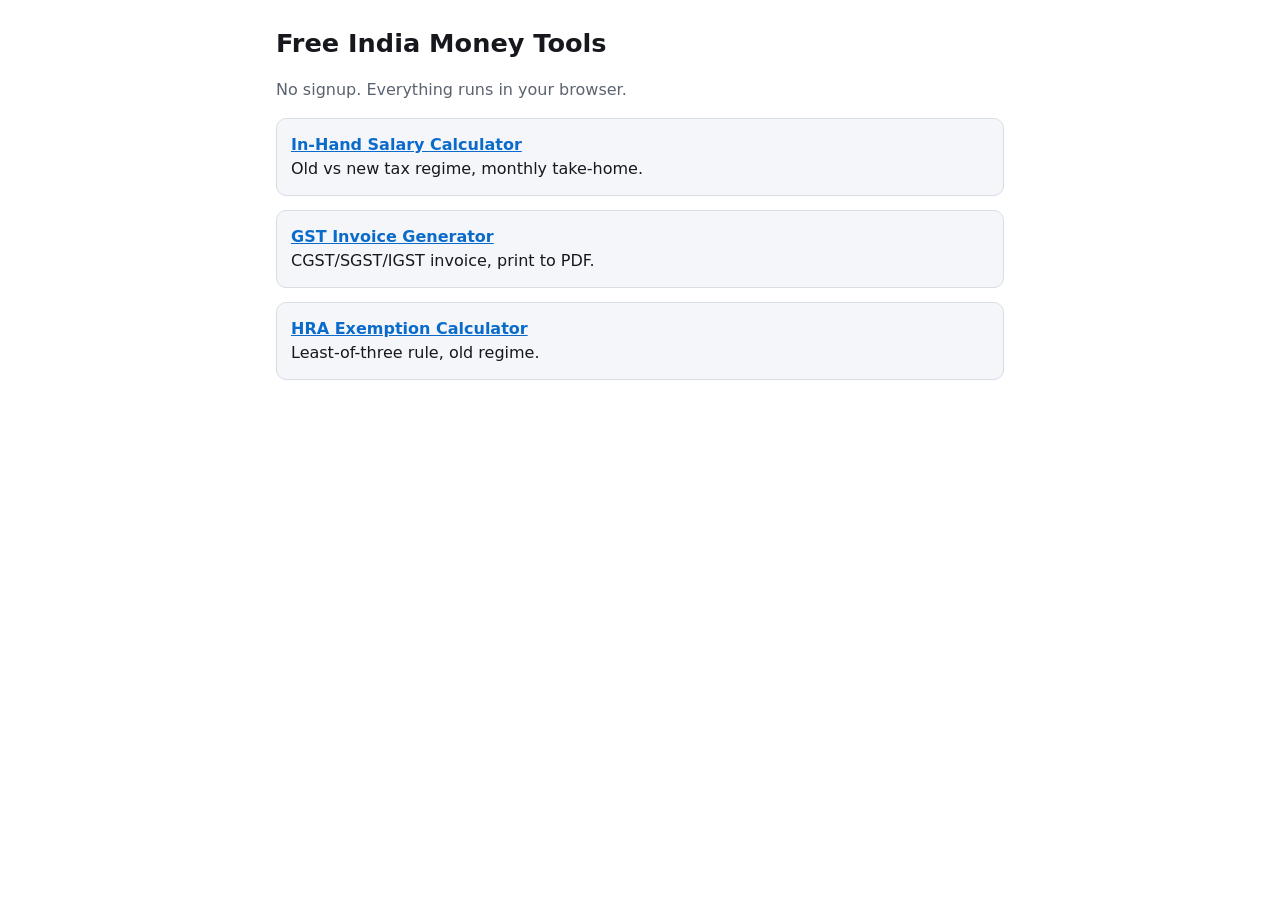
<file: docs/index.html>
<!doctype html>
<html lang="en">
<head>
<meta charset="utf-8">
<meta name="viewport" content="width=device-width,initial-scale=1">
<title>Money Boss – Free India Money Tools</title>
<meta name="description" content="Free, private, browser-based money tools for India: salary calculator and GST invoice generator.">
<link rel="stylesheet" href="assets/style.css">
</head>
<body>
<main>
<h1>Free India Money Tools</h1>
<p class="mut">No signup. Everything runs in your browser.</p>
<div class="card"><a href="salary-calculator-india/" data-track="hub-salary"><b>In-Hand Salary Calculator</b></a><br>Old vs new tax regime, monthly take-home.</div>
<div class="card"><a href="gst-invoice-generator/" data-track="hub-gst"><b>GST Invoice Generator</b></a><br>CGST/SGST/IGST invoice, print to PDF.</div>
<div class="card"><a href="hra-exemption-calculator/" data-track="hub-hra"><b>HRA Exemption Calculator</b></a><br>Least-of-three rule, old regime.</div>
</main>
<script src="assets/config.js"></script>
<script src="assets/mb.js"></script>
</body>
</html>
</file>
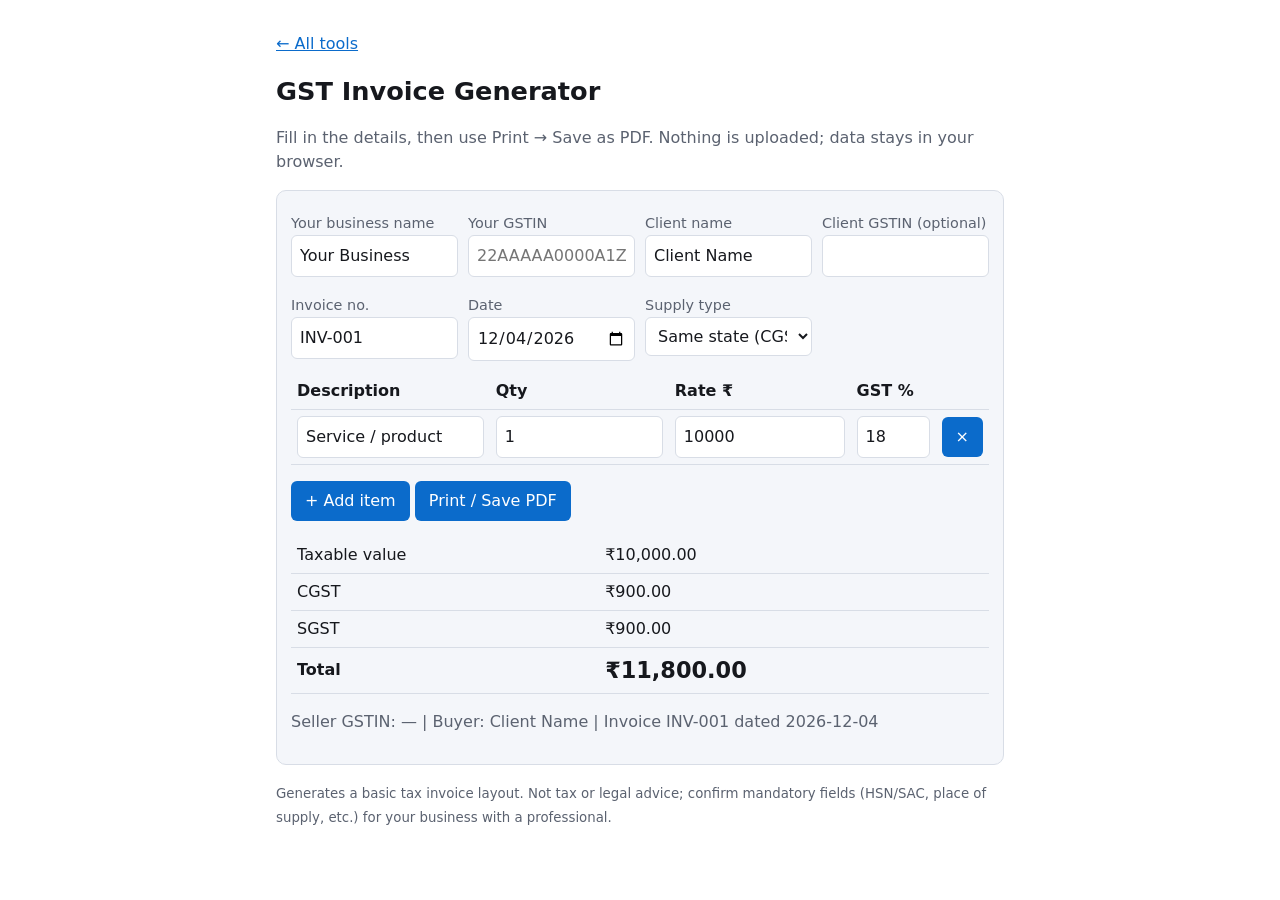
<file: docs/gst-invoice-generator/index.html>
<!doctype html>
<html lang="en">
<head>
<meta charset="utf-8">
<meta name="viewport" content="width=device-width,initial-scale=1">
<title>Free GST Invoice Generator for Freelancers (India) – Print to PDF</title>
<meta name="description" content="Create a GST tax invoice with CGST/SGST or IGST in seconds. Free, no signup, runs in your browser. Print or save as PDF.">
<link rel="stylesheet" href="../assets/style.css">
</head>
<body>
<main>
<p class="noprint"><a href="../">&larr; All tools</a></p>
<h1>GST Invoice Generator</h1>
<p class="mut noprint">Fill in the details, then use Print &rarr; Save as PDF. Nothing is uploaded; data stays in your browser.</p>

<section class="card">
  <div class="row">
    <div><label for="sn">Your business name</label><input id="sn" value="Your Business"></div>
    <div><label for="sg">Your GSTIN</label><input id="sg" maxlength="15" placeholder="22AAAAA0000A1Z5"></div>
    <div><label for="bn">Client name</label><input id="bn" value="Client Name"></div>
    <div><label for="bg">Client GSTIN (optional)</label><input id="bg" maxlength="15"></div>
    <div><label for="no">Invoice no.</label><input id="no" value="INV-001"></div>
    <div><label for="dt">Date</label><input id="dt" type="date"></div>
    <div class="noprint"><label for="tp">Supply type</label>
      <select id="tp"><option value="intra">Same state (CGST + SGST)</option><option value="inter">Other state (IGST)</option></select></div>
  </div>
  <table id="items" style="margin-top:12px">
    <thead><tr><th>Description</th><th>Qty</th><th>Rate ₹</th><th>GST %</th><th class="noprint"></th></tr></thead>
    <tbody></tbody>
  </table>
  <p class="noprint"><button type="button" id="add" data-track="gst-add-item">+ Add item</button>
  <button type="button" id="print" data-track="gst-print">Print / Save PDF</button></p>
  <table id="tot"></table>
  <p class="mut" id="gstnote"></p>
</section>

<div id="offers" class="card noprint" hidden></div>
<p class="mut noprint"><small>Generates a basic tax invoice layout. Not tax or legal advice; confirm mandatory fields (HSN/SAC, place of supply, etc.) for your business with a professional.</small></p>
</main>
<script src="../assets/config.js"></script>
<script src="../assets/mb.js"></script>
<script>
var $ = function (i) { return document.getElementById(i); };
var tb = $("items").tBodies[0];
var inr = function (n) { return "₹" + n.toLocaleString("en-IN", { minimumFractionDigits: 2, maximumFractionDigits: 2 }); };
var esc = function (s) { return String(s).replace(/[&<>"]/g, function (c) { return { "&": "&amp;", "<": "&lt;", ">": "&gt;", '"': "&quot;" }[c]; }); };
function addRow(d) {
  var r = tb.insertRow();
  r.innerHTML = '<td><input value="' + esc(d[0]) + '"></td><td><input type="number" min="0" value="' + d[1] + '"></td>' +
    '<td><input type="number" min="0" value="' + d[2] + '"></td><td><input type="number" min="0" max="28" value="' + d[3] + '"></td>' +
    '<td class="noprint"><button type="button" title="Remove" aria-label="Remove item">&times;</button></td>';
  r.querySelector("button").onclick = function () { r.remove(); calc(); };
}
function calc() {
  var base = 0, gst = 0;
  for (var i = 0; i < tb.rows.length; i++) {
    var v = tb.rows[i].querySelectorAll("input");
    var amt = (parseFloat(v[1].value) || 0) * (parseFloat(v[2].value) || 0);
    base += amt; gst += amt * (parseFloat(v[3].value) || 0) / 100;
  }
  var inter = $("tp").value === "inter", rows = ["<tr><td>Taxable value</td><td>" + inr(base) + "</td></tr>"];
  rows.push(inter ? "<tr><td>IGST</td><td>" + inr(gst) + "</td></tr>" :
    "<tr><td>CGST</td><td>" + inr(gst / 2) + "</td></tr><tr><td>SGST</td><td>" + inr(gst / 2) + "</td></tr>");
  rows.push('<tr><td><b>Total</b></td><td class="big">' + inr(base + gst) + "</td></tr>");
  $("tot").innerHTML = rows.join("");
  var g = $("sg").value.trim().toUpperCase();
  $("gstnote").textContent = "Seller GSTIN: " + (g || "—") + (g && !/^\d{2}[A-Z]{5}\d{4}[A-Z][1-9A-Z]Z[0-9A-Z]$/.test(g) ? " (format looks invalid)" : "") +
    " | Buyer: " + $("bn").value + ($("bg").value ? " (" + $("bg").value.toUpperCase() + ")" : "") + " | Invoice " + $("no").value + " dated " + $("dt").value;
}
$("dt").value = new Date().toISOString().slice(0, 10);
addRow(["Service / product", 1, 10000, 18]);
document.addEventListener("input", calc);
$("tp").onchange = calc;
$("add").onclick = function () { addRow(["", 1, 0, 18]); calc(); };
$("print").onclick = function () { window.print(); };
calc();
MB.renderOffers("gst-invoice-generator", $("offers"));
</script>
</body>
</html>
</file>
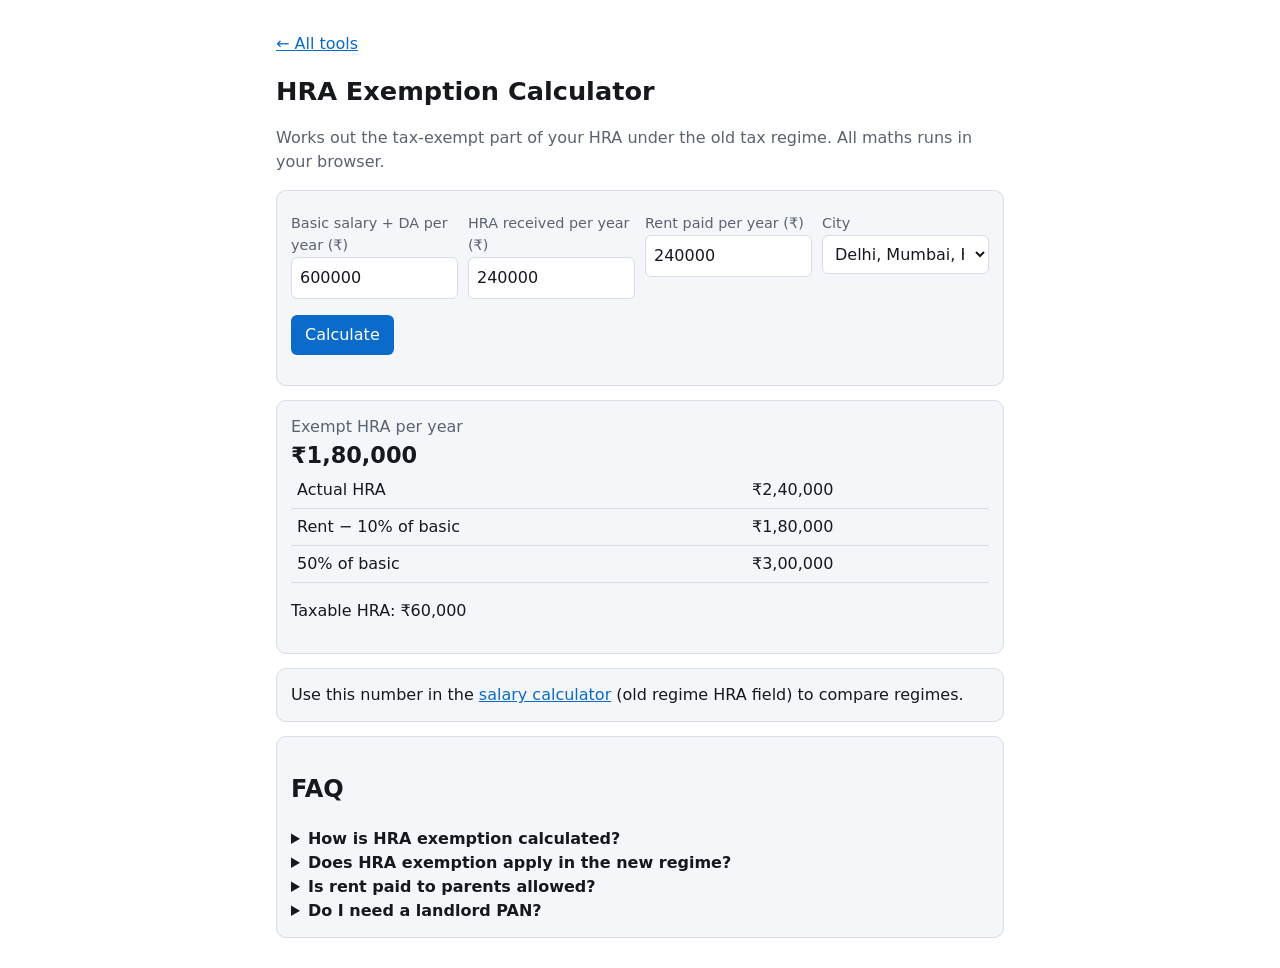
<file: docs/hra-exemption-calculator/index.html>
<!doctype html>
<html lang="en">
<head>
<meta charset="utf-8">
<meta name="viewport" content="width=device-width,initial-scale=1">
<title>HRA Exemption Calculator India – Old Tax Regime</title>
<meta name="description" content="Free HRA exemption calculator for salaried people in India. Applies the least-of-three rule (actual HRA, rent minus 10% of salary, 50%/40% of salary). Runs in your browser.">
<link rel="stylesheet" href="../assets/style.css">
</head>
<body>
<main>
<p><a href="../">&larr; All tools</a></p>
<h1>HRA Exemption Calculator</h1>
<p class="mut">Works out the tax-exempt part of your HRA under the old tax regime. All maths runs in your browser.</p>
<form id="f" class="card">
  <div class="row">
    <div><label for="basic">Basic salary + DA per year (₹)</label><input id="basic" type="number" min="0" value="600000" inputmode="numeric"></div>
    <div><label for="hra">HRA received per year (₹)</label><input id="hra" type="number" min="0" value="240000" inputmode="numeric"></div>
    <div><label for="rent">Rent paid per year (₹)</label><input id="rent" type="number" min="0" value="240000" inputmode="numeric"></div>
    <div><label for="city">City</label><select id="city"><option value="0.5">Delhi, Mumbai, Kolkata, Chennai (50%)</option><option value="0.4">Other cities (40%)</option></select></div>
  </div>
  <p><button type="submit" data-track="hra-calc">Calculate</button></p>
</form>
<div id="out" class="card" aria-live="polite"></div>
<p class="card">Use this number in the <a href="../salary-calculator-india/" data-track="hra-to-salary">salary calculator</a> (old regime HRA field) to compare regimes.</p>
<div id="offers" class="card" hidden></div>
<section class="card">
<h2>FAQ</h2>
<details><summary><b>How is HRA exemption calculated?</b></summary><p>It is the <b>least</b> of: (1) actual HRA received, (2) rent paid minus 10% of basic salary (+DA), (3) 50% of basic for Delhi, Mumbai, Kolkata and Chennai, or 40% elsewhere. The rest of the HRA is taxable.</p></details>
<details><summary><b>Does HRA exemption apply in the new regime?</b></summary><p>No. It is available only under the old tax regime.</p></details>
<details><summary><b>Is rent paid to parents allowed?</b></summary><p>Generally yes if it is real rent, with a rent agreement and payment proof, and the parent declares it as income. Check the rules or ask a tax professional. This is an estimate, not tax advice.</p></details>
<details><summary><b>Do I need a landlord PAN?</b></summary><p>Employers usually ask for the landlord's PAN when annual rent is above ₹1 lakh.</p></details>
</section>
</main>
<script src="../assets/config.js"></script>
<script src="../assets/mb.js"></script>
<script>
var inr = function (n) { return "₹" + Math.round(n).toLocaleString("en-IN"); };
var v = function (id) { return Math.max(0, parseFloat(document.getElementById(id).value) || 0); };
function hraExempt(basic, hra, rent, pct) {
  return Math.max(0, Math.min(hra, rent - 0.1 * basic, pct * basic));
}
function run(e) {
  if (e) e.preventDefault();
  var b = v("basic"), h = v("hra"), r = v("rent"), p = parseFloat(document.getElementById("city").value);
  var x = hraExempt(b, h, r, p);
  document.getElementById("out").innerHTML = "<span class='mut'>Exempt HRA per year</span><div class='big'>" + inr(x) + "</div>" +
    "<table><tr><td>Actual HRA</td><td>" + inr(h) + "</td></tr><tr><td>Rent − 10% of basic</td><td>" + inr(Math.max(0, r - 0.1 * b)) +
    "</td></tr><tr><td>" + (p * 100) + "% of basic</td><td>" + inr(p * b) + "</td></tr></table>" +
    "<p>Taxable HRA: " + inr(h - x) + "</p>";
}
document.getElementById("f").addEventListener("submit", run);
run();
MB.renderOffers("hra-exemption-calculator", document.getElementById("offers"));
function selfTest() { // 6L basic, 2.4L HRA, 2.4L rent, metro -> min(240k, 180k, 300k)=180k
  console.assert(hraExempt(600000, 240000, 240000, 0.5) === 180000, "HRA least-of-three");
  console.assert(hraExempt(600000, 240000, 40000, 0.5) === 0, "low rent -> 0");
  return "ok";
}
</script>
</body>
</html>
</file>
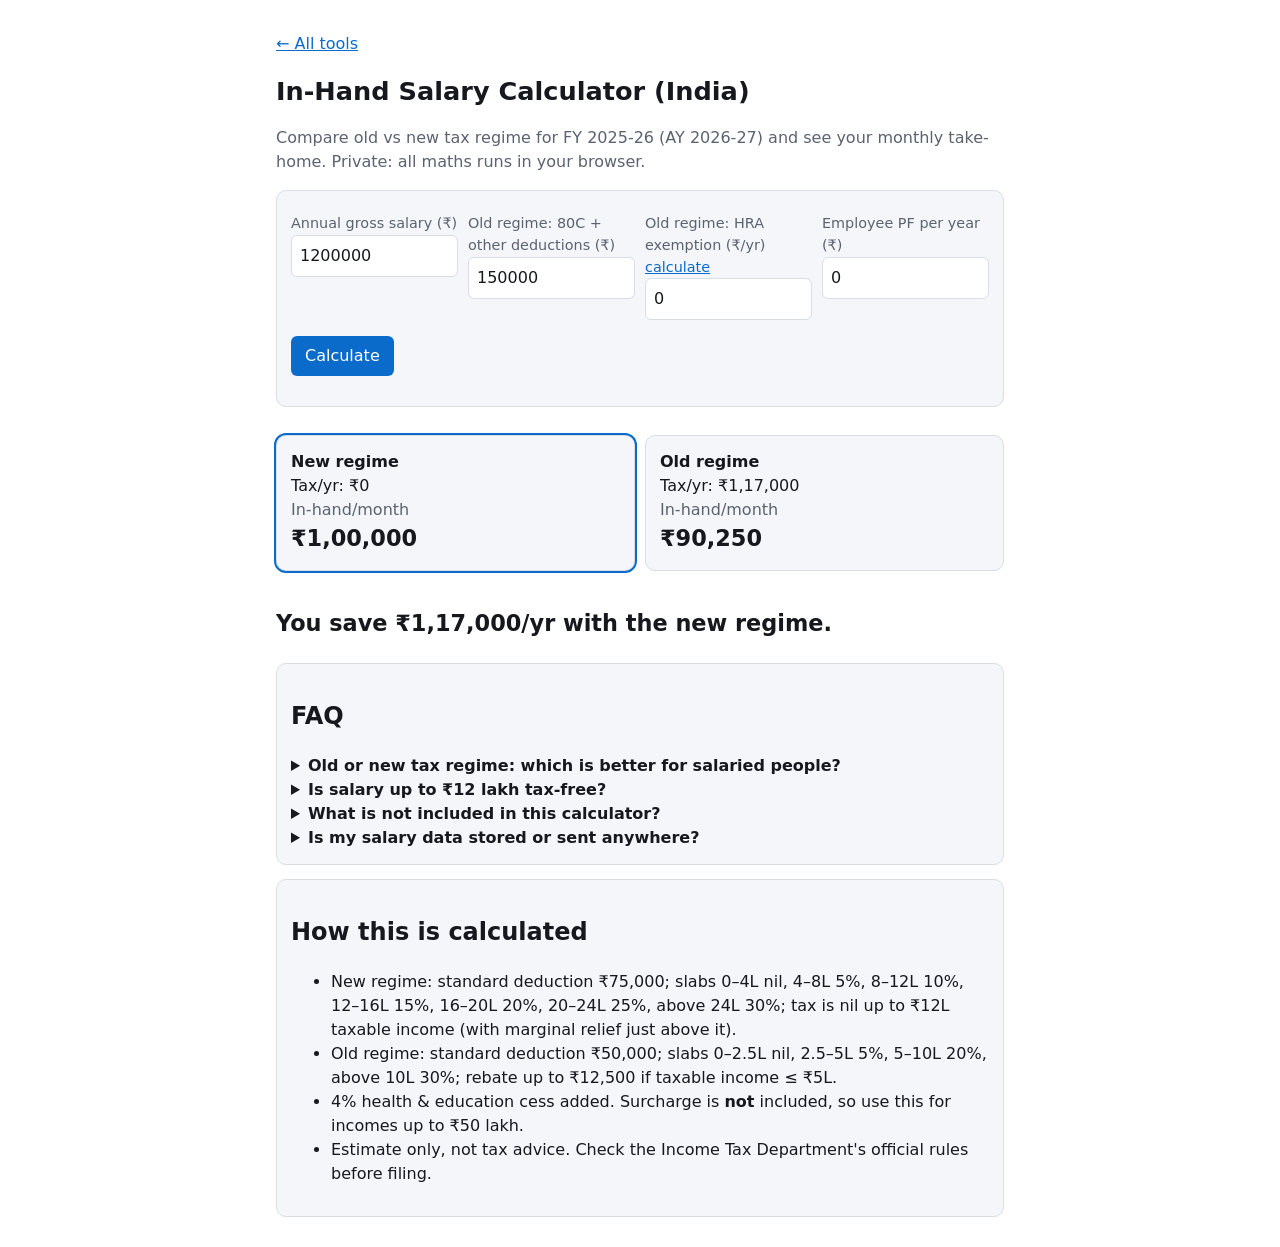
<file: docs/salary-calculator-india/index.html>
<!doctype html>
<html lang="en">
<head>
<meta charset="utf-8">
<meta name="viewport" content="width=device-width,initial-scale=1">
<title>In-Hand Salary Calculator India – Old vs New Tax Regime (FY 2025-26)</title>
<meta name="description" content="Free in-hand salary calculator for India. Compare old vs new tax regime, see monthly take-home and which regime saves more tax. Runs in your browser; nothing is uploaded.">
<link rel="stylesheet" href="../assets/style.css">
</head>
<body>
<main>
<p><a href="../">&larr; All tools</a></p>
<h1>In-Hand Salary Calculator (India)</h1>
<p class="mut">Compare old vs new tax regime for FY 2025-26 (AY 2026-27) and see your monthly take-home. Private: all maths runs in your browser.</p>

<form id="f" class="card">
  <div class="row">
    <div><label for="gross">Annual gross salary (₹)</label><input id="gross" type="number" min="0" value="1200000" inputmode="numeric"></div>
    <div><label for="ded">Old regime: 80C + other deductions (₹)</label><input id="ded" type="number" min="0" value="150000" inputmode="numeric"></div>
    <div><label for="hra">Old regime: HRA exemption (₹/yr) <a href="../hra-exemption-calculator/">calculate</a></label><input id="hra" type="number" min="0" value="0" inputmode="numeric"></div>
    <div><label for="pf">Employee PF per year (₹)</label><input id="pf" type="number" min="0" value="0" inputmode="numeric"></div>
  </div>
  <p><button type="submit" data-track="salary-calc">Calculate</button></p>
</form>

<div id="out" class="row" aria-live="polite"></div>
<p id="verdict" class="big"></p>

<div id="offers" class="card" hidden></div>

<section class="card">
<h2>FAQ</h2>
<details><summary><b>Old or new tax regime: which is better for salaried people?</b></summary>
<p>It depends on your deductions. If you claim little beyond the standard deduction, the new regime usually costs less; if you have large 80C, HRA and home-loan style deductions, the old regime can win. Enter your numbers above and the calculator highlights the cheaper one.</p></details>
<details><summary><b>Is salary up to ₹12 lakh tax-free?</b></summary>
<p>Under the new regime, taxable income up to ₹12 lakh gets a full rebate, so tax is nil. With the ₹75,000 standard deduction, that means gross salary up to ₹12.75 lakh for a salaried person with no other income. Above that, marginal relief applies briefly.</p></details>
<details><summary><b>What is not included in this calculator?</b></summary>
<p>Surcharge (relevant above ₹50 lakh), professional tax, employer-side items, capital gains and other special-rate income. In-hand pay also depends on how your employer structures CTC, so enter your actual annual gross and PF.</p></details>
<details><summary><b>Is my salary data stored or sent anywhere?</b></summary>
<p>No. The calculation runs entirely in your browser. Only anonymous page-view and button-click counts are collected, if analytics is enabled.</p></details>
</section>

<section class="card">
<h2>How this is calculated</h2>
<ul>
<li>New regime: standard deduction ₹75,000; slabs 0–4L nil, 4–8L 5%, 8–12L 10%, 12–16L 15%, 16–20L 20%, 20–24L 25%, above 24L 30%; tax is nil up to ₹12L taxable income (with marginal relief just above it).</li>
<li>Old regime: standard deduction ₹50,000; slabs 0–2.5L nil, 2.5–5L 5%, 5–10L 20%, above 10L 30%; rebate up to ₹12,500 if taxable income ≤ ₹5L.</li>
<li>4% health &amp; education cess added. Surcharge is <b>not</b> included, so use this for incomes up to ₹50 lakh.</li>
<li>Estimate only, not tax advice. Check the Income Tax Department's official rules before filing.</li>
</ul>
</section>
</main>
<script src="../assets/config.js"></script>
<script src="../assets/mb.js"></script>
<script>
var NEW = [[400000,0],[800000,.05],[1200000,.1],[1600000,.15],[2000000,.2],[2400000,.25],[Infinity,.3]];
var OLD = [[250000,0],[500000,.05],[1000000,.2],[Infinity,.3]];
function slab(inc, s) {
  var t = 0, lo = 0;
  for (var i = 0; i < s.length; i++) {
    if (inc > lo) t += (Math.min(inc, s[i][0]) - lo) * s[i][1];
    lo = s[i][0];
  }
  return t;
}
function newTax(gross) {
  var ti = Math.max(0, gross - 75000), t = slab(ti, NEW);
  if (ti <= 1200000) t = 0; else t = Math.min(t, ti - 1200000);
  return t * 1.04;
}
function oldTax(gross, ded, hra) {
  var ti = Math.max(0, gross - 50000 - ded - hra), t = slab(ti, OLD);
  if (ti <= 500000) t = Math.max(0, t - 12500);
  return t * 1.04;
}
var inr = function (n) { return "₹" + Math.round(n).toLocaleString("en-IN"); };
function val(id) { return Math.max(0, parseFloat(document.getElementById(id).value) || 0); }
function run(e) {
  if (e) e.preventDefault();
  var g = val("gross"), pf = val("pf");
  var tn = newTax(g), to = oldTax(g, val("ded"), val("hra"));
  var better = tn <= to ? "new" : "old";
  function box(name, tax, key) {
    return '<div class="card' + (better === key ? ' win' : '') + '"><b>' + name + '</b><br>Tax/yr: ' + inr(tax) +
      '<br><span class="mut">In-hand/month</span><div class="big">' + inr((g - tax - pf) / 12) + '</div></div>';
  }
  document.getElementById("out").innerHTML = box("New regime", tn, "new") + box("Old regime", to, "old");
  document.getElementById("verdict").textContent = g
    ? "You save " + inr(Math.abs(tn - to)) + "/yr with the " + better + " regime." : "";
}
document.getElementById("f").addEventListener("submit", run);
run();
MB.renderOffers("salary-calculator-india", document.getElementById("offers"));
// Self-check (run in console: selfTest()): known values
function selfTest() {
  console.assert(Math.round(newTax(1275000)) === 0, "12.75L new regime should be nil");
  console.assert(Math.round(newTax(2000000)) === 192400, "20L new regime = 192400");
  console.assert(Math.round(oldTax(500000, 0, 0)) === 0, "5L old taxable after std 4.5L = nil");
  return "ok";
}
</script>
</body>
</html>
</file>
<file: docs/assets/style.css>
:root{--bg:#fff;--fg:#16181d;--mut:#5b6270;--card:#f4f6fa;--acc:#0b6bcb;--bd:#d8dde6}
@media(prefers-color-scheme:dark){:root{--bg:#12141a;--fg:#e8eaf0;--mut:#9aa3b2;--card:#1b1f29;--acc:#6aaeff;--bd:#2c3340}}
*{box-sizing:border-box}body{margin:0;background:var(--bg);color:var(--fg);font:16px/1.5 system-ui,sans-serif}
main{max-width:760px;margin:0 auto;padding:16px}h1{font-size:1.6rem;margin:.3em 0}a{color:var(--acc)}
.card{background:var(--card);border:1px solid var(--bd);border-radius:10px;padding:14px;margin:14px 0}
label{display:block;font-size:.9rem;color:var(--mut);margin-top:8px}
input,select,button{font:inherit;padding:8px;border:1px solid var(--bd);border-radius:6px;background:var(--bg);color:var(--fg);width:100%}
button{width:auto;background:var(--acc);color:#fff;border:0;cursor:pointer;padding:8px 14px}
.row{display:grid;grid-template-columns:repeat(auto-fit,minmax(150px,1fr));gap:10px}
table{width:100%;border-collapse:collapse}td,th{padding:6px;border-bottom:1px solid var(--bd);text-align:left}
.big{font-size:1.4rem;font-weight:700}.win{outline:2px solid var(--acc)}small,.mut{color:var(--mut)}
@media print{.noprint{display:none!important}body{background:#fff;color:#000}}
</file>
